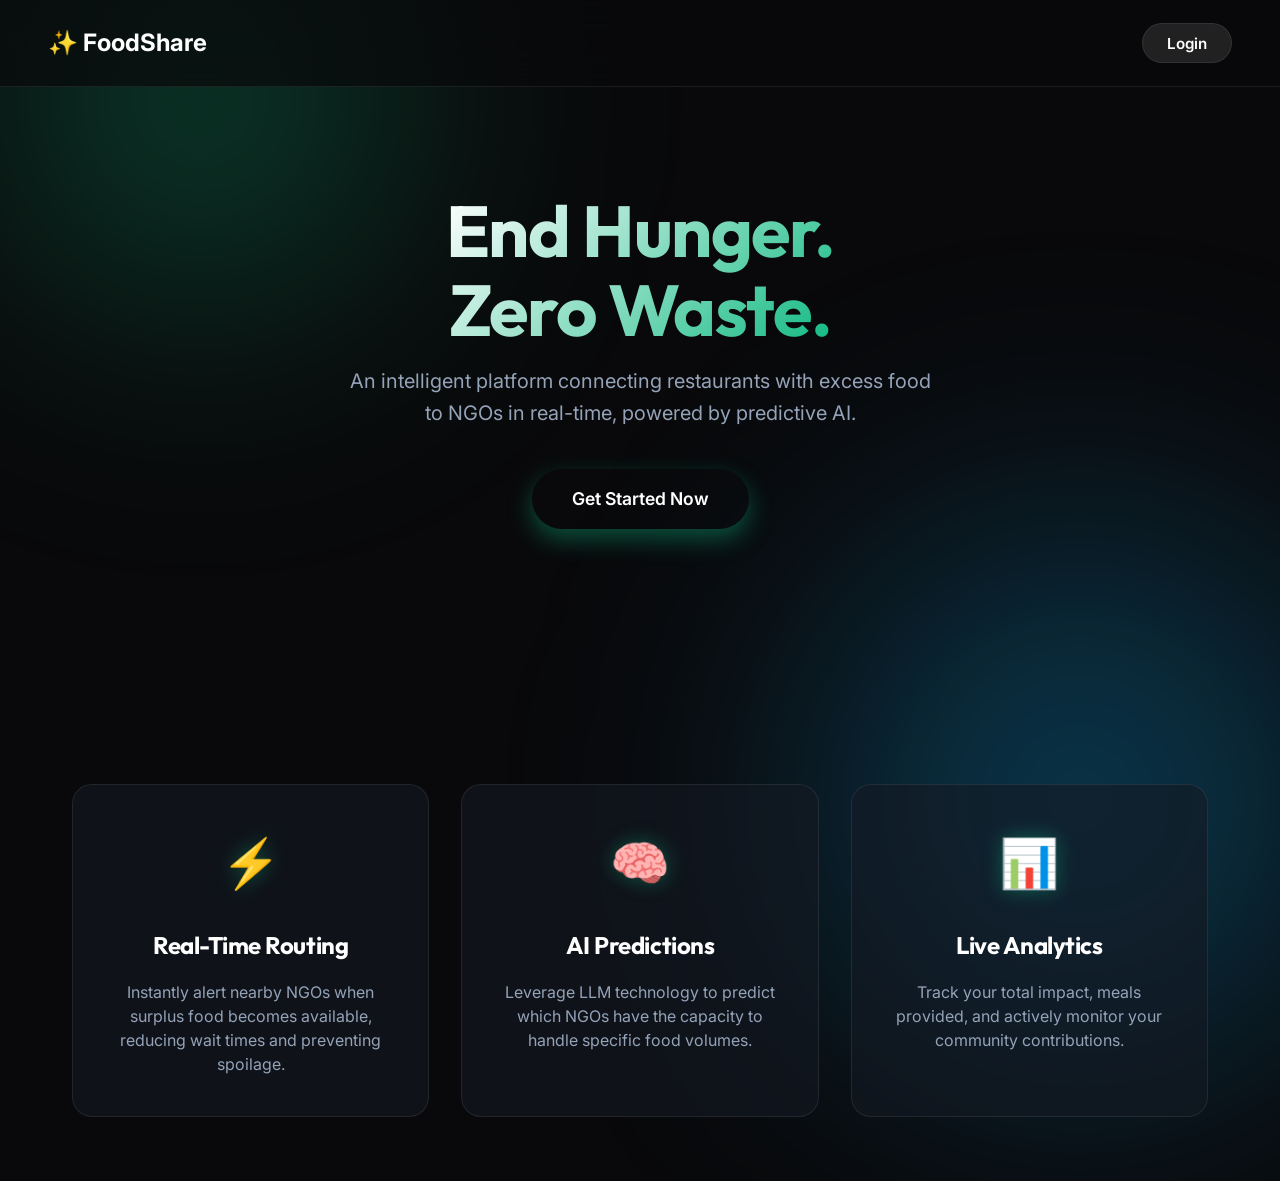
<file: templates/index.html>
<!DOCTYPE html>
<html lang="en">
<head>
    <meta charset="UTF-8">
    <meta name="viewport" content="width=device-width, initial-scale=1.0">
    <title>FoodShare - The Future of Food Redistribution</title>
    <link rel="stylesheet" href="/static/style.css">
    <style>
        .hero {
            display: flex;
            flex-direction: column;
            align-items: center;
            justify-content: center;
            min-height: 80vh;
            text-align: center;
            padding: 2rem;
            position: relative;
            z-index: 10;
        }

        .hero h1 {
            font-size: 4.5rem;
            margin-bottom: 1rem;
            line-height: 1.1;
        }

        .hero p {
            font-size: 1.25rem;
            color: var(--text-muted);
            max-width: 600px;
            margin-bottom: 2.5rem;
            line-height: 1.6;
        }

        .cta-group {
            display: flex;
            gap: 1.5rem;
            flex-wrap: wrap;
            justify-content: center;
        }

        .cta-btn {
            padding: 1rem 2.5rem;
            font-size: 1.1rem;
            border-radius: 50px;
            text-decoration: none;
            font-weight: 600;
            transition: all 0.3s ease;
        }

        .cta-primary {
            background: linear-gradient(135deg, var(--primary), var(--primary-hover));
            color: white;
            box-shadow: 0 10px 25px rgba(16, 185, 129, 0.4);
        }

        .cta-primary:hover {
            transform: translateY(-5px);
            box-shadow: 0 15px 35px rgba(16, 185, 129, 0.6);
        }

        .cta-secondary {
            background: rgba(255, 255, 255, 0.1);
            color: white;
            border: 1px solid var(--border);
            backdrop-filter: blur(10px);
        }

        .cta-secondary:hover {
            background: rgba(255, 255, 255, 0.2);
            transform: translateY(-5px);
        }

        .features {
            display: grid;
            grid-template-columns: repeat(auto-fit, minmax(300px, 1fr));
            gap: 2rem;
            padding: 4rem 2rem;
            max-width: 1200px;
            margin: 0 auto;
            position: relative;
            z-index: 10;
        }

        .feature-card {
            background: rgba(20, 25, 35, 0.6);
            backdrop-filter: blur(20px);
            border: 1px solid var(--border);
            padding: 2.5rem;
            border-radius: 20px;
            text-align: center;
            transition: transform 0.3s ease;
        }

        .feature-card:hover {
            transform: translateY(-10px);
            border-color: var(--primary);
        }

        .feature-icon {
            font-size: 3rem;
            margin-bottom: 1.5rem;
            display: inline-block;
            filter: drop-shadow(0 0 10px var(--primary-glow));
        }

        .feature-title {
            font-size: 1.5rem;
            color: white;
            margin-bottom: 1rem;
        }
        
        .feature-desc {
            color: var(--text-muted);
            line-height: 1.5;
        }

        /* Nav specific to index */
        .index-nav {
            padding: 1.5rem 3rem;
            display: flex;
            justify-content: space-between;
            align-items: center;
            position: absolute;
            top: 0;
            width: 100%;
            z-index: 100;
        }

        .index-brand {
            font-size: 1.5rem;
            font-weight: 700;
            color: white;
            text-decoration: none;
            display: flex;
            align-items: center;
            gap: 0.5rem;
        }

    </style>
</head>
<body>

    <nav class="index-nav animate-fade-up">
        <a href="/" class="index-brand">✨ FoodShare</a>
        <div>
            <a href="/login" class="cta-btn cta-secondary" style="padding: 0.6rem 1.5rem; font-size: 0.95rem;">Login</a>
        </div>
    </nav>

    <div class="hero animate-fade-up">
        <h1 class="text-gradient">End Hunger.<br>Zero Waste.</h1>
        <p>An intelligent platform connecting restaurants with excess food to NGOs in real-time, powered by predictive AI.</p>
        <div class="cta-group">
            <a href="/login" class="cta-btn cta-primary">Get Started Now</a>
        </div>
    </div>

    <div class="features animate-fade-up" style="animation-delay: 0.2s;">
        <div class="feature-card">
            <div class="feature-icon">⚡</div>
            <h3 class="feature-title">Real-Time Routing</h3>
            <p class="feature-desc">Instantly alert nearby NGOs when surplus food becomes available, reducing wait times and preventing spoilage.</p>
        </div>
        <div class="feature-card">
            <div class="feature-icon">🧠</div>
            <h3 class="feature-title">AI Predictions</h3>
            <p class="feature-desc">Leverage LLM technology to predict which NGOs have the capacity to handle specific food volumes.</p>
        </div>
        <div class="feature-card">
            <div class="feature-icon">📊</div>
            <h3 class="feature-title">Live Analytics</h3>
            <p class="feature-desc">Track your total impact, meals provided, and actively monitor your community contributions.</p>
        </div>
    </div>

</body>
</html>
</file>
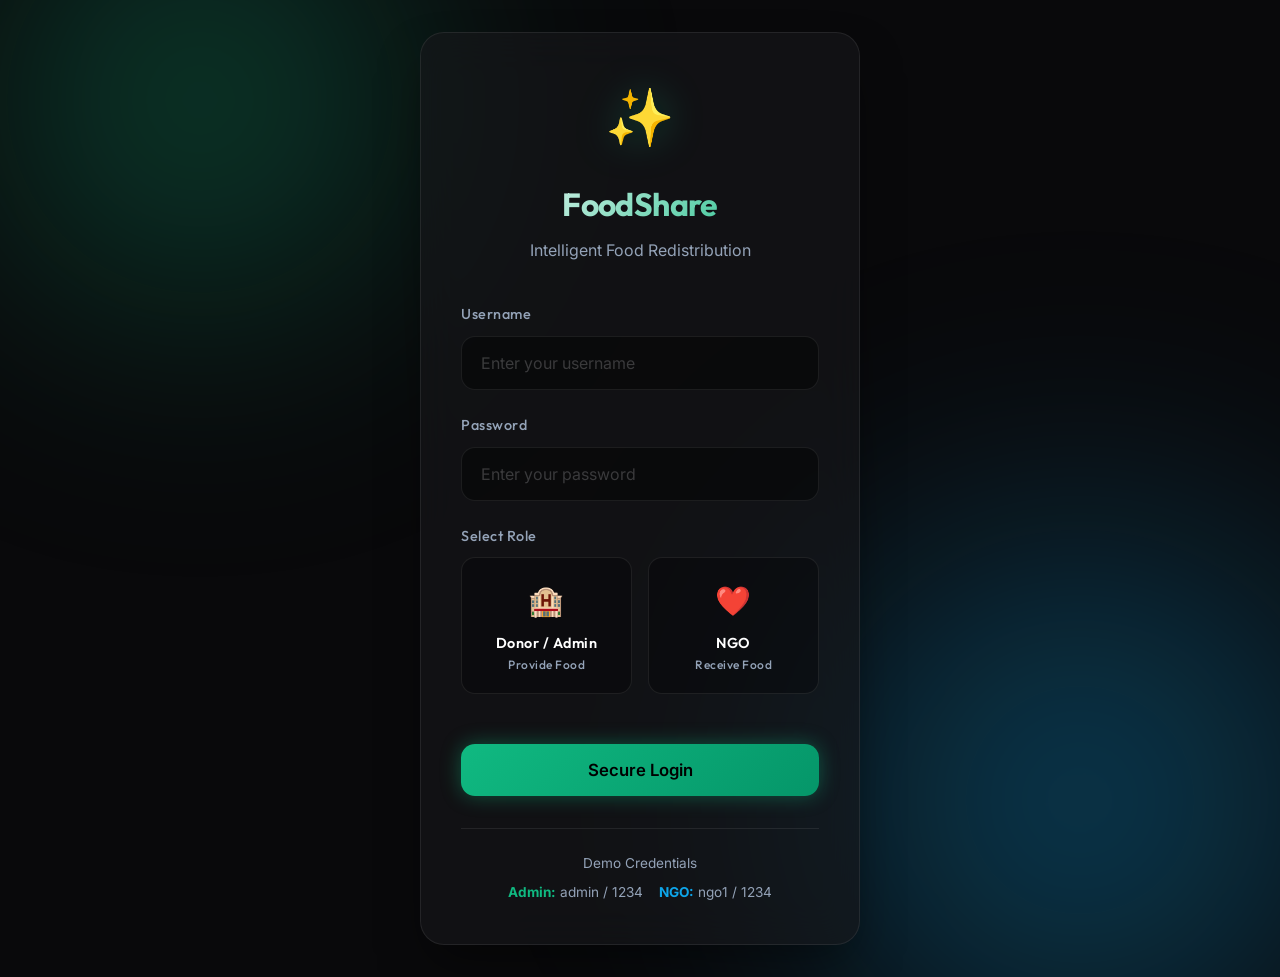
<file: templates/login.html>
<!DOCTYPE html>
<html lang="en">
<head>
    <meta charset="UTF-8">
    <meta name="viewport" content="width=device-width, initial-scale=1.0">
    <title>FoodShare - Premium Dashboard</title>
    <link rel="stylesheet" href="/static/style.css">
    <style>
        .login-wrapper {
            display: flex;
            justify-content: center;
            align-items: center;
            min-height: 100vh;
            padding: 2rem;
        }

        .login-card {
            width: 100%;
            max-width: 440px;
        }

        .login-header {
            text-align: center;
            margin-bottom: 2.5rem;
        }

        .login-icon {
            font-size: 3.5rem;
            margin-bottom: 1rem;
            display: inline-block;
            filter: drop-shadow(0 0 20px var(--primary-glow));
            animation: float-icon 4s ease-in-out infinite;
        }

        @keyframes float-icon {
            0%, 100% { transform: translateY(0); }
            50% { transform: translateY(-10px); }
        }

        .role-selector {
            display: grid;
            grid-template-columns: 1fr 1fr;
            gap: 1rem;
            margin-bottom: 1.5rem;
        }

        .role-option input[type="radio"] {
            display: none;
        }

        .role-label {
            display: flex;
            flex-direction: column;
            align-items: center;
            padding: 1.2rem;
            background: rgba(0, 0, 0, 0.3);
            border: 1px solid var(--border);
            border-radius: 14px;
            cursor: pointer;
            transition: all 0.3s ease;
        }

        .role-option input[type="radio"]:checked + .role-label {
            background: rgba(16, 185, 129, 0.15);
            border-color: var(--primary);
            box-shadow: 0 0 15px var(--primary-glow);
            transform: translateY(-2px);
        }

        .role-icon {
            font-size: 1.8rem;
            margin-bottom: 0.5rem;
        }

        .role-text {
            font-weight: 600;
            font-size: 0.9rem;
            color: #fff;
        }

        .role-desc {
            font-size: 0.75rem;
            color: var(--text-muted);
        }

        .submit-btn {
            width: 100%;
            padding: 1rem;
            margin-top: 1rem;
            font-size: 1.05rem;
        }
        
        .demo-creds {
            margin-top: 2rem;
            padding-top: 1.5rem;
            border-top: 1px solid var(--border);
            text-align: center;
            font-size: 0.85rem;
            color: var(--text-muted);
        }
    </style>
</head>
<body>
    <div class="login-wrapper">
        <div class="glass-panel login-card animate-fade-up">
            <div class="login-header">
                <span class="login-icon">✨</span>
                <h1 class="text-gradient mb-1">FoodShare</h1>
                <p style="color: var(--text-muted)">Intelligent Food Redistribution</p>
            </div>

            <form action="/login" method="POST">
                <div class="form-group">
                    <label for="username">Username</label>
                    <input type="text" id="username" name="username" placeholder="Enter your username" required>
                </div>

                <div class="form-group">
                    <label for="password">Password</label>
                    <input type="password" id="password" name="password" placeholder="Enter your password" required>
                </div>

                <div class="form-group">
                    <label>Select Role</label>
                    <div class="role-selector">
                        <label class="role-option">
                            <input type="radio" name="role" value="admin" required>
                            <div class="role-label">
                                <span class="role-icon">🏨</span>
                                <span class="role-text">Donor / Admin</span>
                                <span class="role-desc">Provide Food</span>
                            </div>
                        </label>
                        <label class="role-option">
                            <input type="radio" name="role" value="ngo">
                            <div class="role-label">
                                <span class="role-icon">❤️</span>
                                <span class="role-text">NGO</span>
                                <span class="role-desc">Receive Food</span>
                            </div>
                        </label>
                    </div>
                </div>

                <button type="submit" class="btn btn-primary submit-btn">Secure Login</button>
            </form>

            <div class="demo-creds">
                <p>Demo Credentials</p>
                <div style="margin-top: 0.5rem; display: flex; justify-content: center; gap: 1rem;">
                    <span><strong style="color:var(--primary)">Admin:</strong> admin / 1234</span>
                    <span><strong style="color:var(--secondary)">NGO:</strong> ngo1 / 1234</span>
                </div>
            </div>
        </div>
    </div>
</body>
</html>
</file>
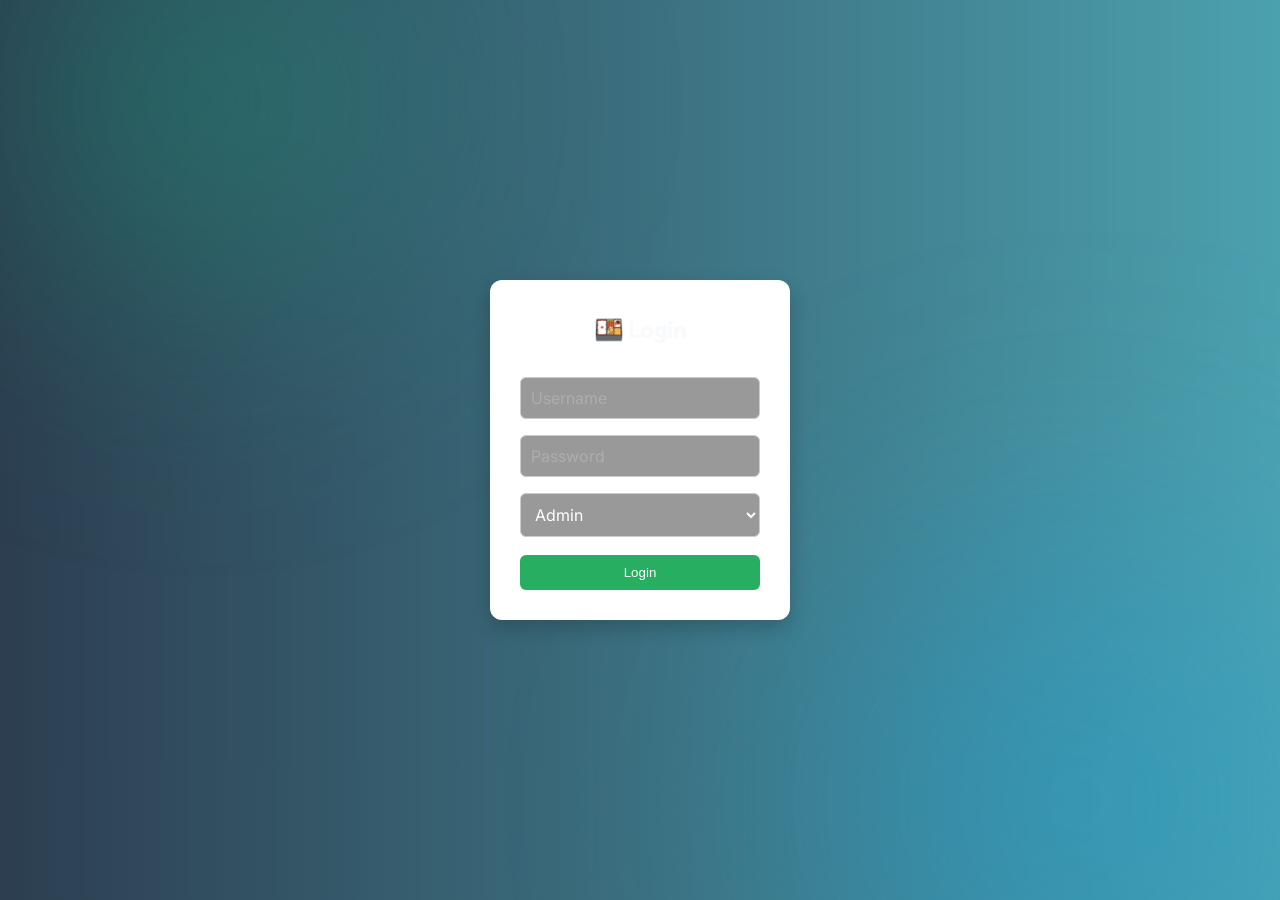
<file: OneDrive/Desktop/food_waste_system/templates/login.html>
<!DOCTYPE html>
<html>
<head>
    <title>Login</title>
    <link rel="stylesheet" href="/static/style.css">

    <style>
        body {
            background: linear-gradient(to right, #2c3e50, #4ca1af);
            height: 100vh;
            display: flex;
            justify-content: center;
            align-items: center;
        }

        .login-box {
            background: white;
            padding: 30px;
            border-radius: 12px;
            width: 300px;
            box-shadow: 0 8px 20px rgba(0,0,0,0.2);
            text-align: center;
        }

        .login-box h2 {
            margin-bottom: 20px;
        }

        .login-box input,
        .login-box select {
            width: 100%;
            padding: 10px;
            margin: 8px 0;
            border-radius: 6px;
            border: 1px solid #ccc;
        }

        .login-box button {
            width: 100%;
            margin-top: 10px;
            padding: 10px;
            background: #27ae60;
            color: white;
            border: none;
            border-radius: 6px;
            cursor: pointer;
        }

        .login-box button:hover {
            background: #219150;
        }
    </style>
</head>

<body>

<div class="login-box">

    <h2>🍱 Login</h2>

    <form action="/login" method="POST">

        <input type="text" name="username" placeholder="Username" required>

        <input type="password" name="password" placeholder="Password" required>

        <!-- Optional Role Selection -->
        <select name="role">
            <option value="admin">Admin</option>
            <option value="ngo">NGO</option>
        </select>

        <button type="submit">Login</button>

    </form>

</div>

</body>
</html>
</file>
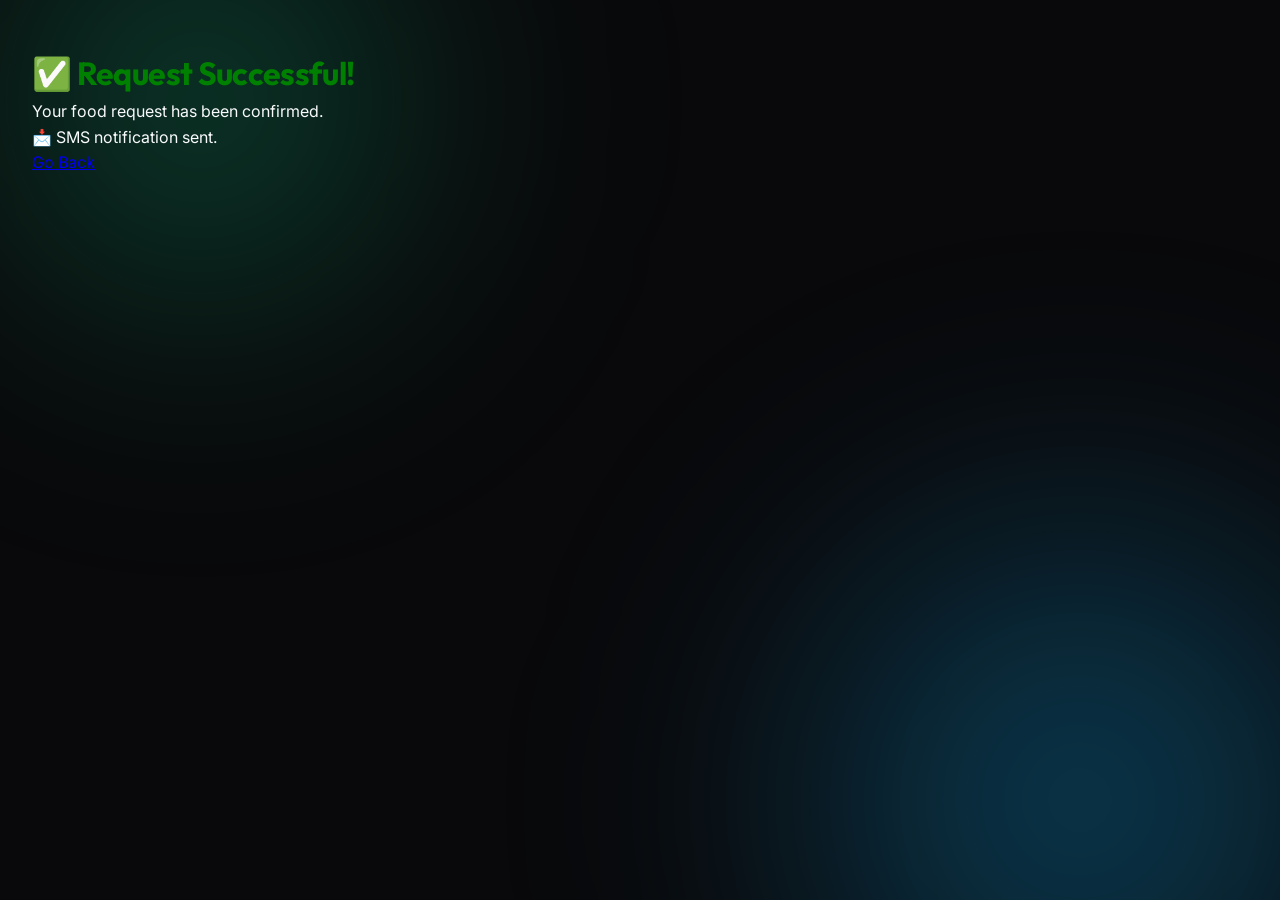
<file: OneDrive/Desktop/food_waste_system/templates/success.html>
<!DOCTYPE html>
<html>
<head>
    <title>Success</title>
    <link rel="stylesheet" href="/static/style.css">
</head>

<body>

<div class="container">

<h1 style="color:green;">✅ Request Successful!</h1>

<p>Your food request has been confirmed.</p>
<p>📩 SMS notification sent.</p>

<a href="/dashboard">Go Back</a>

</div>

</body>
</html>
</file>
<file: static/style.css>
@import url('https://fonts.googleapis.com/css2?family=Outfit:wght@300;400;500;600;700;800&family=Inter:wght@400;500;600&display=swap');

:root {
    --primary: #10b981;
    --primary-dark: #059669;
    --primary-glow: rgba(16, 185, 129, 0.4);
    --secondary: #0ea5e9;
    --secondary-glow: rgba(14, 165, 233, 0.4);
    --accent: #f59e0b;
    --bg-dark: #09090b;
    --bg-darker: #000000;
    --surface: rgba(24, 24, 27, 0.6);
    --surface-hover: rgba(39, 39, 42, 0.8);
    --border: rgba(255, 255, 255, 0.08);
    --border-highlight: rgba(255, 255, 255, 0.15);
    --text-main: #f8fafc;
    --text-muted: #94a3b8;
    --danger: #ef4444;
    --danger-glow: rgba(239, 68, 68, 0.4);
    --success: #22c55e;
    --success-glow: rgba(34, 197, 94, 0.4);
}

* {
    margin: 0;
    padding: 0;
    box-sizing: border-box;
}

body {
    font-family: 'Inter', sans-serif;
    background-color: var(--bg-dark);
    color: var(--text-main);
    line-height: 1.6;
    min-height: 100vh;
    overflow-x: hidden;
    position: relative;
}

/* Stunning Floating Background Effects */
body::before, body::after {
    content: '';
    position: fixed;
    border-radius: 50%;
    filter: blur(120px);
    z-index: -1;
    animation: drift 20s infinite alternate cubic-bezier(0.4, 0, 0.2, 1);
}

body::before {
    width: 600px;
    height: 600px;
    background: radial-gradient(circle, var(--primary-glow) 0%, transparent 70%);
    top: -200px;
    left: -100px;
}

body::after {
    width: 800px;
    height: 800px;
    background: radial-gradient(circle, var(--secondary-glow) 0%, transparent 70%);
    bottom: -300px;
    right: -200px;
    animation-delay: -10s;
}

@keyframes drift {
    0% { transform: translate(0, 0) scale(1); }
    50% { transform: translate(50px, 80px) scale(1.1); }
    100% { transform: translate(-30px, -50px) scale(0.9); }
}

h1, h2, h3, h4, h5, h6 {
    font-family: 'Outfit', sans-serif;
    font-weight: 700;
    letter-spacing: -0.02em;
}

/* Glassmorphism Navigation */
nav {
    background: rgba(9, 9, 11, 0.7);
    backdrop-filter: blur(24px);
    -webkit-backdrop-filter: blur(24px);
    border-bottom: 1px solid var(--border);
    padding: 1rem 3rem;
    position: sticky;
    top: 0;
    z-index: 100;
    display: flex;
    justify-content: space-between;
    align-items: center;
    transition: all 0.3s ease;
}

.nav-brand {
    font-size: 1.8rem;
    font-weight: 800;
    background: linear-gradient(135deg, #fff 0%, #a7f3d0 100%);
    -webkit-background-clip: text;
    -webkit-text-fill-color: transparent;
    display: flex;
    align-items: center;
    gap: 0.8rem;
}

.nav-brand::before {
    content: '✨';
    font-size: 1.5rem;
    filter: drop-shadow(0 0 10px var(--primary-glow));
}

.nav-links {
    display: flex;
    gap: 1.5rem;
    align-items: center;
}

.nav-links a {
    color: var(--text-muted);
    text-decoration: none;
    font-weight: 500;
    font-size: 0.95rem;
    padding: 0.6rem 1.2rem;
    border-radius: 12px;
    transition: all 0.3s ease;
    border: 1px solid transparent;
}

.nav-links a:hover {
    color: #fff;
    background: var(--surface);
    border-color: var(--border-highlight);
    box-shadow: 0 0 20px rgba(255, 255, 255, 0.05);
    transform: translateY(-2px);
}

.nav-user {
    color: #fff;
    font-weight: 600;
    display: flex;
    align-items: center;
    gap: 0.5rem;
    padding: 0.5rem 1rem;
    background: rgba(16, 185, 129, 0.1);
    border: 1px solid rgba(16, 185, 129, 0.2);
    border-radius: 20px;
}

/* Container */
.container {
    max-width: 1280px;
    margin: 0 auto;
    padding: 3rem 2rem;
}

/* Buttons */
.btn {
    padding: 0.8rem 1.8rem;
    border: none;
    border-radius: 14px;
    font-size: 0.95rem;
    font-weight: 600;
    font-family: 'Inter', sans-serif;
    cursor: pointer;
    transition: all 0.3s cubic-bezier(0.4, 0, 0.2, 1);
    display: inline-flex;
    align-items: center;
    justify-content: center;
    gap: 0.5rem;
    text-decoration: none;
    position: relative;
    overflow: hidden;
}

.btn::before {
    content: '';
    position: absolute;
    top: 0; left: -100%;
    width: 100%; height: 100%;
    background: linear-gradient(90deg, transparent, rgba(255, 255, 255, 0.2), transparent);
    transition: left 0.5s ease;
}

.btn:hover::before {
    left: 100%;
}

.btn-primary {
    background: linear-gradient(135deg, var(--primary) 0%, var(--primary-dark) 100%);
    color: #000;
    box-shadow: 0 0 20px var(--primary-glow);
}

.btn-primary:hover {
    transform: translateY(-3px);
    box-shadow: 0 0 30px var(--primary-glow), 0 0 10px rgba(255, 255, 255, 0.2) inset;
}

.btn-secondary {
    background: var(--surface);
    color: #fff;
    border: 1px solid var(--border);
    backdrop-filter: blur(10px);
}

.btn-secondary:hover {
    background: var(--surface-hover);
    border-color: var(--border-highlight);
    transform: translateY(-2px);
    box-shadow: 0 8px 20px rgba(0, 0, 0, 0.4);
}

.btn-danger {
    background: linear-gradient(135deg, var(--danger) 0%, #b91c1c 100%);
    color: white;
    box-shadow: 0 0 20px var(--danger-glow);
}

/* Cards and Glass Panels */
.glass-panel {
    background: var(--surface);
    backdrop-filter: blur(20px);
    -webkit-backdrop-filter: blur(20px);
    border: 1px solid var(--border);
    border-radius: 24px;
    padding: 2.5rem;
    box-shadow: 0 25px 50px -12px rgba(0, 0, 0, 0.5);
    transition: all 0.4s cubic-bezier(0.4, 0, 0.2, 1);
}

.glass-panel:hover {
    border-color: var(--border-highlight);
    box-shadow: 0 30px 60px -12px rgba(0, 0, 0, 0.6), 0 0 20px rgba(255,255,255,0.02) inset;
}

/* Forms */
.form-group {
    margin-bottom: 1.5rem;
}

label {
    display: block;
    font-size: 0.9rem;
    font-weight: 500;
    color: var(--text-muted);
    margin-bottom: 0.6rem;
    font-family: 'Outfit', sans-serif;
    letter-spacing: 0.5px;
}

input, select, textarea {
    width: 100%;
    padding: 1rem 1.2rem;
    background: rgba(0, 0, 0, 0.4);
    border: 1px solid var(--border);
    border-radius: 14px;
    color: #fff;
    font-family: 'Inter', sans-serif;
    font-size: 1rem;
    transition: all 0.3s ease;
}

input:focus, select:focus, textarea:focus {
    outline: none;
    border-color: var(--primary);
    background: rgba(0, 0, 0, 0.6);
    box-shadow: 0 0 0 4px var(--primary-glow);
}

input::placeholder {
    color: rgba(255, 255, 255, 0.2);
}

/* Analytics Dashboard Row */
.stats-grid {
    display: grid;
    grid-template-columns: repeat(auto-fit, minmax(220px, 1fr));
    gap: 1.5rem;
    margin-bottom: 3rem;
}

.stat-card {
    background: var(--surface);
    backdrop-filter: blur(20px);
    border: 1px solid var(--border);
    border-radius: 20px;
    padding: 1.8rem;
    display: flex;
    flex-direction: column;
    gap: 0.5rem;
    position: relative;
    overflow: hidden;
    transition: transform 0.3s ease;
}

.stat-card:hover {
    transform: translateY(-5px);
    border-color: var(--primary-glow);
}

.stat-card::before {
    content: '';
    position: absolute;
    top: 0; left: 0; right: 0; height: 2px;
    background: linear-gradient(90deg, transparent, var(--primary), transparent);
    opacity: 0.5;
}

.stat-icon {
    font-size: 2rem;
    margin-bottom: 0.5rem;
}

.stat-value {
    font-size: 2.5rem;
    font-weight: 800;
    font-family: 'Outfit', sans-serif;
    color: #fff;
    line-height: 1;
}

.stat-label {
    color: var(--text-muted);
    font-size: 0.9rem;
    font-weight: 500;
}

/* Food Grid */
.food-grid {
    display: grid;
    grid-template-columns: repeat(auto-fill, minmax(320px, 1fr));
    gap: 2rem;
    margin-top: 2rem;
}

.food-card {
    background: var(--surface);
    backdrop-filter: blur(16px);
    border: 1px solid var(--border);
    border-radius: 20px;
    padding: 1.5rem;
    display: flex;
    flex-direction: column;
    gap: 1.2rem;
    transition: all 0.4s cubic-bezier(0.4, 0, 0.2, 1);
    position: relative;
}

.food-card:hover {
    transform: translateY(-8px) scale(1.02);
    border-color: var(--border-highlight);
    box-shadow: 0 20px 40px rgba(0,0,0,0.5), 0 0 20px var(--primary-glow);
}

.food-card-header {
    display: flex;
    justify-content: space-between;
    align-items: flex-start;
}

.food-card-title {
    font-size: 1.3rem;
    font-weight: 700;
    color: #fff;
    margin-bottom: 0.3rem;
}

.food-card-subtitle {
    color: var(--text-muted);
    font-size: 0.85rem;
}

.status-badge {
    padding: 0.4rem 1rem;
    border-radius: 20px;
    font-size: 0.75rem;
    font-weight: 700;
    text-transform: uppercase;
    letter-spacing: 0.5px;
    backdrop-filter: blur(10px);
}

.status-badge.available {
    background: rgba(16, 185, 129, 0.2);
    color: #34d399;
    border: 1px solid rgba(16, 185, 129, 0.5);
}

.status-badge.requested {
    background: rgba(234, 179, 8, 0.2);
    color: #fde047;
    border: 1px solid rgba(234, 179, 8, 0.5);
}

.status-badge.approved {
    background: rgba(59, 130, 246, 0.2);
    color: #93c5fd;
    border: 1px solid rgba(59, 130, 246, 0.5);
}

.status-badge.booked {
    background: rgba(239, 68, 68, 0.1);
    color: var(--danger);
    border: 1px solid var(--danger-glow);
}

.food-details-grid {
    display: grid;
    grid-template-columns: 1fr 1fr;
    gap: 1rem;
    background: rgba(0,0,0,0.2);
    padding: 1rem;
    border-radius: 12px;
}

.detail-item {
    display: flex;
    flex-direction: column;
    gap: 0.2rem;
}

.detail-label {
    font-size: 0.75rem;
    color: var(--text-muted);
    text-transform: uppercase;
}

.detail-value {
    font-size: 0.95rem;
    font-weight: 600;
    color: #fff;
}

/* AI Badge */
.ai-badge {
    margin-top: 1rem;
    background: linear-gradient(135deg, rgba(139, 92, 246, 0.1), rgba(139, 92, 246, 0.05));
    border: 1px solid rgba(139, 92, 246, 0.3);
    border-radius: 12px;
    padding: 0.8rem 1rem;
    display: flex;
    align-items: center;
    gap: 0.8rem;
}

.ai-badge-icon {
    font-size: 1.2rem;
    filter: drop-shadow(0 0 5px rgba(139, 92, 246, 0.5));
}

.ai-badge-text {
    font-size: 0.85rem;
    color: #e2e8f0;
    line-height: 1.4;
}

/* Tables for History */
.table-container {
    background: var(--surface);
    backdrop-filter: blur(20px);
    border: 1px solid var(--border);
    border-radius: 20px;
    overflow: hidden;
    margin-top: 2rem;
}

table {
    width: 100%;
    border-collapse: collapse;
}

th {
    background: rgba(0,0,0,0.3);
    padding: 1.2rem 1.5rem;
    text-align: left;
    font-family: 'Outfit', sans-serif;
    font-weight: 600;
    color: var(--text-muted);
    border-bottom: 1px solid var(--border);
}

td {
    padding: 1.2rem 1.5rem;
    border-bottom: 1px solid rgba(255,255,255,0.05);
    color: #fff;
}

tr:hover td {
    background: rgba(255,255,255,0.02);
}

tr:last-child td {
    border-bottom: none;
}

/* Animations */
@keyframes fadeUp {
    from { opacity: 0; transform: translateY(20px); }
    to { opacity: 1; transform: translateY(0); }
}

.animate-fade-up {
    animation: fadeUp 0.6s cubic-bezier(0.4, 0, 0.2, 1) forwards;
}

/* Utility */
.text-gradient {
    background: linear-gradient(135deg, #fff 0%, var(--primary) 100%);
    -webkit-background-clip: text;
    -webkit-text-fill-color: transparent;
}

.mb-1 { margin-bottom: 0.5rem; }
.mb-2 { margin-bottom: 1rem; }
.mb-3 { margin-bottom: 1.5rem; }
.mb-4 { margin-bottom: 2rem; }
.mt-4 { margin-top: 2rem; }

/* Responsive */
@media (max-width: 768px) {
    nav {
        padding: 1rem;
        flex-direction: column;
        gap: 1rem;
    }
    
    .nav-links {
        width: 100%;
        justify-content: space-between;
        flex-wrap: wrap;
    }
    
    .container {
        padding: 1.5rem 1rem;
    }
    
    .glass-panel {
        padding: 1.5rem;
    }
    
    .food-details-grid {
        grid-template-columns: 1fr;
    }
}

/* ================== V2 ADDITIONS ================== */

/* Toast Notifications */
.toast-container {
    position: fixed;
    bottom: 2rem;
    right: 2rem;
    z-index: 9999;
    display: flex;
    flex-direction: column;
    gap: 1rem;
}

.toast {
    background: rgba(20, 25, 35, 0.85);
    backdrop-filter: blur(20px);
    border: 1px solid var(--border);
    border-left: 4px solid var(--primary);
    color: white;
    padding: 1.2rem 1.5rem;
    border-radius: 12px;
    box-shadow: 0 10px 30px rgba(0, 0, 0, 0.3);
    display: flex;
    align-items: center;
    gap: 1rem;
    min-width: 300px;
    animation: toast-slide-in 0.5s cubic-bezier(0.68, -0.55, 0.265, 1.55) forwards,
               toast-fade-out 0.5s ease 4.5s forwards;
}

.toast.error {
    border-left-color: var(--danger);
}

@keyframes toast-slide-in {
    from { transform: translateX(120%); opacity: 0; }
    to { transform: translateX(0); opacity: 1; }
}

@keyframes toast-fade-out {
    from { transform: translateX(0); opacity: 1; }
    to { transform: translateX(120%); opacity: 0; }
}

/* Search Bar on Dashboard */
.search-container {
    display: flex;
    gap: 1rem;
    margin-bottom: 2rem;
    align-items: center;
    flex-wrap: wrap;
}

.search-input {
    flex: 1;
    min-width: 250px;
    background: rgba(255, 255, 255, 0.05);
    border: 1px solid var(--border);
    padding: 1rem 1.5rem;
    border-radius: 50px;
    color: white;
    font-size: 1rem;
    font-family: inherit;
    transition: all 0.3s ease;
}

.search-input:focus {
    outline: none;
    border-color: var(--primary);
    box-shadow: 0 0 15px var(--primary-glow);
    background: rgba(255, 255, 255, 0.1);
}

.filter-select {
    background: rgba(255, 255, 255, 0.05);
    border: 1px solid var(--border);
    padding: 1rem 1.5rem;
    border-radius: 50px;
    color: white;
    font-size: 1rem;
    font-family: inherit;
    cursor: pointer;
    transition: all 0.3s ease;
}

.filter-select:focus {
    outline: none;
    border-color: var(--primary);
}

.filter-select option {
    background: #111827;
    color: white;
}
</file>
